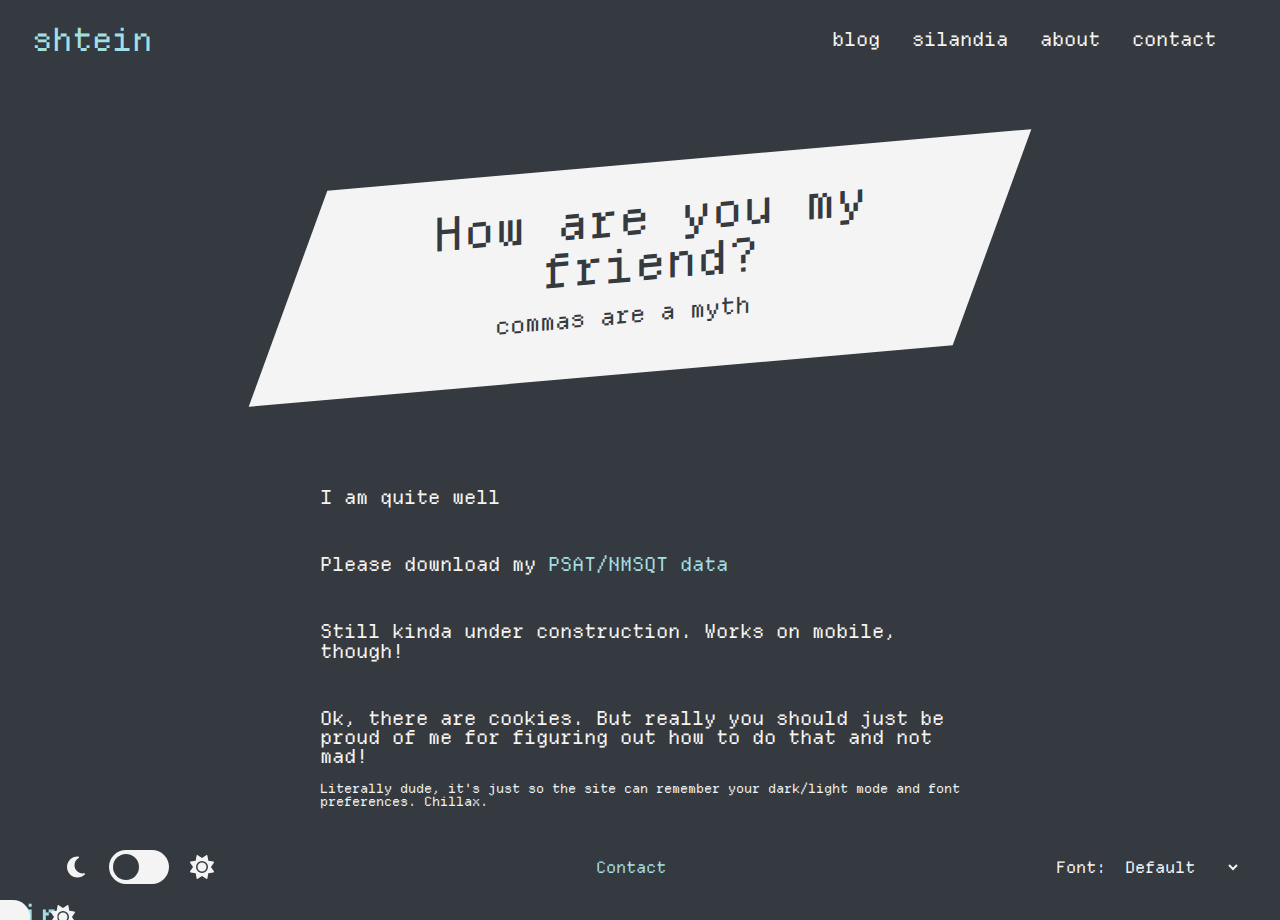
<file: index.html>
<!DOCTYPE html>
<html lang="en">

<head>
    <meta charset="UTF-8">
    <meta name="viewport" content="width=device-width, initial-scale=1.0">
    <title>Ari Shtein</title>
    <link rel="shortcut icon" href="sht.png" type="image/x-icon">
    <link rel="stylesheet" href="reset.css">
    <link rel="stylesheet" href="styles.css">
    <script src="app.js" defer></script>
</head>

<body>
    <div class="mobile-menu">
        <div class="mobile-nav">
            <a href="index" class="shtein-link nav-link">shtein</a>
            <a href="https://mistakesweremade.substack.com" class="nav-link">blog</a>
            <a href="https://www.silandia.org" class="nav-link">silandia</a>
            <a href="about" class="nav-link">about</a>
            <a href="contact" class="nav-link">contact</a>
        </div>
        <div class="mobile-footer">
            <div class="theme-toggle">
                <svg xmlns="http://www.w3.org/2000/svg" class="toggle-icon"
                    viewBox="0 0 384 512"><!--!Font Awesome Free 6.6.0 by @fontawesome - https://fontawesome.com License - https://fontawesome.com/license/free Copyright 2024 Fonticons, Inc.-->
                    <path
                        d="M223.5 32C100 32 0 132.3 0 256S100 480 223.5 480c60.6 0 115.5-24.2 155.8-63.4c5-4.9 6.3-12.5 3.1-18.7s-10.1-9.7-17-8.5c-9.8 1.7-19.8 2.6-30.1 2.6c-96.9 0-175.5-78.8-175.5-176c0-65.8 36-123.1 89.3-153.3c6.1-3.5 9.2-10.5 7.7-17.3s-7.3-11.9-14.3-12.5c-6.3-.5-12.6-.8-19-.8z" />
                </svg>
                <label class="switch">
                    <input type="checkbox">
                    <span class="slider round"></span>
                </label>
                <svg xmlns="http://www.w3.org/2000/svg" class="toggle-icon"
                    viewBox="0 0 512 512"><!--!Font Awesome Free 6.6.0 by @fontawesome - https://fontawesome.com License - https://fontawesome.com/license/free Copyright 2024 Fonticons, Inc.-->
                    <path
                        d="M361.5 1.2c5 2.1 8.6 6.6 9.6 11.9L391 121l107.9 19.8c5.3 1 9.8 4.6 11.9 9.6s1.5 10.7-1.6 15.2L446.9 256l62.3 90.3c3.1 4.5 3.7 10.2 1.6 15.2s-6.6 8.6-11.9 9.6L391 391 371.1 498.9c-1 5.3-4.6 9.8-9.6 11.9s-10.7 1.5-15.2-1.6L256 446.9l-90.3 62.3c-4.5 3.1-10.2 3.7-15.2 1.6s-8.6-6.6-9.6-11.9L121 391 13.1 371.1c-5.3-1-9.8-4.6-11.9-9.6s-1.5-10.7 1.6-15.2L65.1 256 2.8 165.7c-3.1-4.5-3.7-10.2-1.6-15.2s6.6-8.6 11.9-9.6L121 121 140.9 13.1c1-5.3 4.6-9.8 9.6-11.9s10.7-1.5 15.2 1.6L256 65.1 346.3 2.8c4.5-3.1 10.2-3.7 15.2-1.6zM160 256a96 96 0 1 1 192 0 96 96 0 1 1 -192 0zm224 0a128 128 0 1 0 -256 0 128 128 0 1 0 256 0z" />
                </svg>
            </div>
            <div class="font-select-parent">
                <label for="font-select">Font:</label>
                <select name="font-select" class="font-select">
                    <option value="default" id="default">Default</option>
                    <option value="sans-serif" id="sans">Sans-serif</option>
                    <option value="serif" id="serif">Serif</option>
                    <option value="monospace" id="mono">Monospace</option>
                    <option value="courier" id="courier">Courier</option>
                </select>
            </div>
        </div>
    </div>
    <nav>
        <a href="index" class="shtein-link nav-link">shtein</a>
        <ul class="navbar">
            <li class="nav-item"><a href="https://mistakesweremade.substack.com" class="nav-link">blog</a></li>
            <li class="nav-item"><a href="https://www.silandia.org" class="nav-link">silandia</a></li>
            <li class="nav-item"><a href="about" class="nav-link">about</a></li>
            <li class="nav-item"><a href="contact" class="nav-link">contact</a></li>
        </ul>
        <div class="nav-toggle">
            <svg xmlns="http://www.w3.org/2000/svg" class="navbar-toggle"
                viewBox="0 0 448 512"><!--!Font Awesome Free 6.6.0 by @fontawesome - https://fontawesome.com License - https://fontawesome.com/license/free Copyright 2024 Fonticons, Inc.-->
                <path
                    d="M0 96C0 78.3 14.3 64 32 64l384 0c17.7 0 32 14.3 32 32s-14.3 32-32 32L32 128C14.3 128 0 113.7 0 96zM0 256c0-17.7 14.3-32 32-32l384 0c17.7 0 32 14.3 32 32s-14.3 32-32 32L32 288c-17.7 0-32-14.3-32-32zM448 416c0 17.7-14.3 32-32 32L32 448c-17.7 0-32-14.3-32-32s14.3-32 32-32l384 0c17.7 0 32 14.3 32 32z" />
            </svg>
        </div>
    </nav>
    <header>
        <h1>How are you my friend?</h1>
        <h6>commas are a myth</h6>
    </header>
    <article>
        <p class="main-text">I am quite well</p>
        <p class="main-text">
            Please download my <a href="data/psat-shit.xlsx" class="main-link">PSAT/NMSQT data</a>
        </p>
        <p class="main-text">Still kinda under construction. Works on mobile, though!</p>
        <p class="main-text">Ok, there are cookies. But really you should just be proud of me for figuring out how to do
            that and not mad!</p>
        <p class="main-text tiny">Literally dude, it's just so the site can remember your dark/light mode and font
            preferences. Chillax.</p>
    </article>
    <footer>
        <div class="theme-toggle">
            <svg xmlns="http://www.w3.org/2000/svg" class="toggle-icon"
                viewBox="0 0 384 512"><!--!Font Awesome Free 6.6.0 by @fontawesome - https://fontawesome.com License - https://fontawesome.com/license/free Copyright 2024 Fonticons, Inc.-->
                <path
                    d="M223.5 32C100 32 0 132.3 0 256S100 480 223.5 480c60.6 0 115.5-24.2 155.8-63.4c5-4.9 6.3-12.5 3.1-18.7s-10.1-9.7-17-8.5c-9.8 1.7-19.8 2.6-30.1 2.6c-96.9 0-175.5-78.8-175.5-176c0-65.8 36-123.1 89.3-153.3c6.1-3.5 9.2-10.5 7.7-17.3s-7.3-11.9-14.3-12.5c-6.3-.5-12.6-.8-19-.8z" />
            </svg>
            <label class="switch">
                <input type="checkbox">
                <span class="slider round"></span>
            </label>
            <svg xmlns="http://www.w3.org/2000/svg" class="toggle-icon"
                viewBox="0 0 512 512"><!--!Font Awesome Free 6.6.0 by @fontawesome - https://fontawesome.com License - https://fontawesome.com/license/free Copyright 2024 Fonticons, Inc.-->
                <path
                    d="M361.5 1.2c5 2.1 8.6 6.6 9.6 11.9L391 121l107.9 19.8c5.3 1 9.8 4.6 11.9 9.6s1.5 10.7-1.6 15.2L446.9 256l62.3 90.3c3.1 4.5 3.7 10.2 1.6 15.2s-6.6 8.6-11.9 9.6L391 391 371.1 498.9c-1 5.3-4.6 9.8-9.6 11.9s-10.7 1.5-15.2-1.6L256 446.9l-90.3 62.3c-4.5 3.1-10.2 3.7-15.2 1.6s-8.6-6.6-9.6-11.9L121 391 13.1 371.1c-5.3-1-9.8-4.6-11.9-9.6s-1.5-10.7 1.6-15.2L65.1 256 2.8 165.7c-3.1-4.5-3.7-10.2-1.6-15.2s6.6-8.6 11.9-9.6L121 121 140.9 13.1c1-5.3 4.6-9.8 9.6-11.9s10.7-1.5 15.2 1.6L256 65.1 346.3 2.8c4.5-3.1 10.2-3.7 15.2-1.6zM160 256a96 96 0 1 1 192 0 96 96 0 1 1 -192 0zm224 0a128 128 0 1 0 -256 0 128 128 0 1 0 256 0z" />
            </svg>
        </div>
        <div class="contact">
            <a href="contact" class="main-link">Contact</a>
        </div>
        <div class="font-select-parent">
            <label for="font-select">Font:</label>
            <select name="font-select" class="font-select">
                <option value="default" id="default">Default</option>
                <option value="sans-serif" id="sans-serif">Sans-serif</option>
                <option value="serif" id="serif">Serif</option>
                <option value="monospace" id="monospace">Monospace</option>
                <option value="courier" id="courier">Courier</option>
            </select>
        </div>
    </footer>
</body>

</html>
</file>
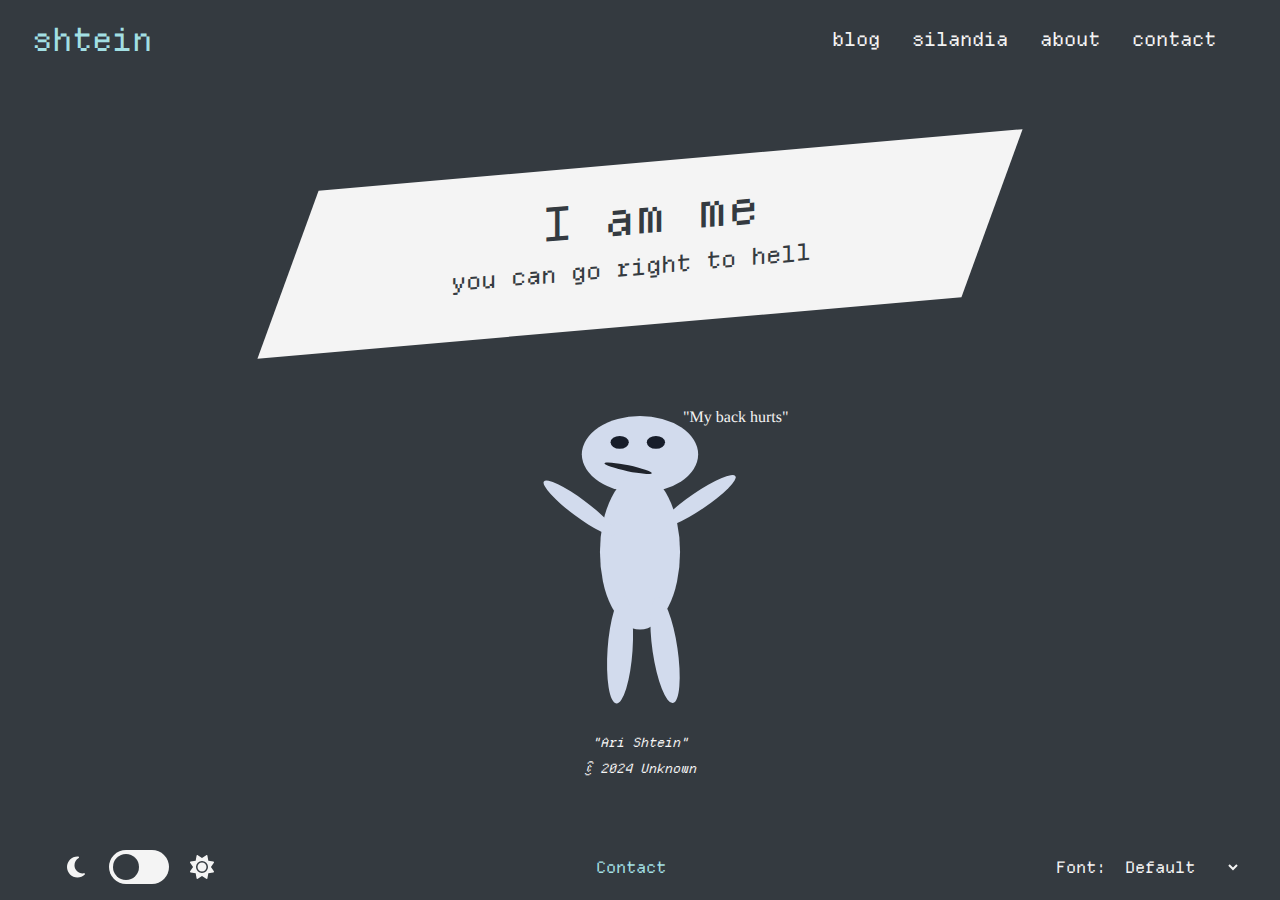
<file: about.html>
<!DOCTYPE html>
<html lang="en">

<head>
    <meta charset="UTF-8">
    <meta name="viewport" content="width=device-width, initial-scale=1.0">
    <title>About</title>
    <link rel="shortcut icon" href="sht.png" type="image/x-icon">
    <link rel="stylesheet" href="reset.css">
    <link rel="stylesheet" href="styles.css">
    <script src="app.js" defer></script>
</head>

<body>
    <div class="mobile-menu">
        <div class="mobile-nav">
            <a href="index" class="shtein-link nav-link">shtein</a>
            <a href="https://mistakesweremade.substack.com" class="nav-link">blog</a>
            <a href="https://www.silandia.org" class="nav-link">silandia</a>
            <a href="about" class="nav-link">about</a>
            <a href="contact" class="nav-link">contact</a>
        </div>
        <div class="mobile-footer">
            <div class="theme-toggle">
                <svg xmlns="http://www.w3.org/2000/svg" class="toggle-icon"
                    viewBox="0 0 384 512"><!--!Font Awesome Free 6.6.0 by @fontawesome - https://fontawesome.com License - https://fontawesome.com/license/free Copyright 2024 Fonticons, Inc.-->
                    <path
                        d="M223.5 32C100 32 0 132.3 0 256S100 480 223.5 480c60.6 0 115.5-24.2 155.8-63.4c5-4.9 6.3-12.5 3.1-18.7s-10.1-9.7-17-8.5c-9.8 1.7-19.8 2.6-30.1 2.6c-96.9 0-175.5-78.8-175.5-176c0-65.8 36-123.1 89.3-153.3c6.1-3.5 9.2-10.5 7.7-17.3s-7.3-11.9-14.3-12.5c-6.3-.5-12.6-.8-19-.8z" />
                </svg>
                <label class="switch">
                    <input type="checkbox">
                    <span class="slider round"></span>
                </label>
                <svg xmlns="http://www.w3.org/2000/svg" class="toggle-icon"
                    viewBox="0 0 512 512"><!--!Font Awesome Free 6.6.0 by @fontawesome - https://fontawesome.com License - https://fontawesome.com/license/free Copyright 2024 Fonticons, Inc.-->
                    <path
                        d="M361.5 1.2c5 2.1 8.6 6.6 9.6 11.9L391 121l107.9 19.8c5.3 1 9.8 4.6 11.9 9.6s1.5 10.7-1.6 15.2L446.9 256l62.3 90.3c3.1 4.5 3.7 10.2 1.6 15.2s-6.6 8.6-11.9 9.6L391 391 371.1 498.9c-1 5.3-4.6 9.8-9.6 11.9s-10.7 1.5-15.2-1.6L256 446.9l-90.3 62.3c-4.5 3.1-10.2 3.7-15.2 1.6s-8.6-6.6-9.6-11.9L121 391 13.1 371.1c-5.3-1-9.8-4.6-11.9-9.6s-1.5-10.7 1.6-15.2L65.1 256 2.8 165.7c-3.1-4.5-3.7-10.2-1.6-15.2s6.6-8.6 11.9-9.6L121 121 140.9 13.1c1-5.3 4.6-9.8 9.6-11.9s10.7-1.5 15.2 1.6L256 65.1 346.3 2.8c4.5-3.1 10.2-3.7 15.2-1.6zM160 256a96 96 0 1 1 192 0 96 96 0 1 1 -192 0zm224 0a128 128 0 1 0 -256 0 128 128 0 1 0 256 0z" />
                </svg>
            </div>
            <div class="font-select-parent">
                <label for="font-select">Font:</label>
                <select name="font-select" class="font-select">
                    <option value="default" id="default">Default</option>
                    <option value="sans-serif" id="sans">Sans-serif</option>
                    <option value="serif" id="serif">Serif</option>
                    <option value="monospace" id="mono">Monospace</option>
                    <option value="courier" id="courier">Courier</option>
                </select>
            </div>
        </div>
    </div>
    <nav>
        <a href="index" class="shtein-link nav-link">shtein</a>
        <ul class="navbar">
            <li class="nav-item"><a href="https://mistakesweremade.substack.com" class="nav-link">blog</a></li>
            <li class="nav-item"><a href="https://www.silandia.org" class="nav-link">silandia</a></li>
            <li class="nav-item"><a href="about" class="nav-link">about</a></li>
            <li class="nav-item"><a href="contact" class="nav-link">contact</a></li>
        </ul>
        <div class="nav-toggle">
            <svg xmlns="http://www.w3.org/2000/svg" class="navbar-toggle"
                viewBox="0 0 448 512"><!--!Font Awesome Free 6.6.0 by @fontawesome - https://fontawesome.com License - https://fontawesome.com/license/free Copyright 2024 Fonticons, Inc.-->
                <path
                    d="M0 96C0 78.3 14.3 64 32 64l384 0c17.7 0 32 14.3 32 32s-14.3 32-32 32L32 128C14.3 128 0 113.7 0 96zM0 256c0-17.7 14.3-32 32-32l384 0c17.7 0 32 14.3 32 32s-14.3 32-32 32L32 288c-17.7 0-32-14.3-32-32zM448 416c0 17.7-14.3 32-32 32L32 448c-17.7 0-32-14.3-32-32s14.3-32 32-32l384 0c17.7 0 32 14.3 32 32z" />
            </svg>
        </div>
    </nav>
    <header>
        <h1>I am me</h1>
        <h6>you can go right to hell</h6>
    </header>
    <article>
        <div class="portrait">
            <svg id="ePrRkXojT9y1" xmlns="http://www.w3.org/2000/svg" xmlns:xlink="http://www.w3.org/1999/xlink"
                class="portrait" viewBox="0 0 300 300" shape-rendering="geometricPrecision"
                text-rendering="geometricPrecision" project-id="1e2818abc9834320b411f223a3d38574"
                export-id="69ed07724d84499c95d1156e5edd63f8" cached="false">
                <ellipse rx="54.525416" ry="35.871985" transform="translate(150 58.463079)" fill="#d2dbed"
                    stroke-width="0" />
                <ellipse rx="37.54601" ry="72.700555" transform="translate(150 150)" fill="#d2dbed" stroke-width="0" />
                <ellipse rx="25.588682" ry="25.110389"
                    transform="matrix(.456859 0.031718-.13897 2.001687 131.296294 241.751491)" fill="#d2dbed"
                    stroke-width="0" />
                <ellipse rx="25.588682" ry="25.110389"
                    transform="matrix(.453044-.066917 0.29319 1.984969 173.480626 241.751491)" fill="#d2dbed"
                    stroke-width="0" />
                <ellipse rx="41.474663" ry="8.130983"
                    transform="matrix(.801791 0.597604-.597604 0.801791 93.183164 108.604231)" fill="#d2dbed"
                    stroke-width="0" />
                <ellipse rx="41.474663" ry="8.130983"
                    transform="matrix(-.828635 0.55979-.55979-.828635 205.037498 102.084881)" fill="#d2dbed"
                    stroke-width="0" />
                <ellipse rx="14.827087" ry="11.239889" transform="matrix(.576902 0 0 0.531924 130.943373 47.22319)"
                    fill="#171d2a" stroke-width="0" />
                <ellipse rx="14.827087" ry="11.239889" transform="matrix(.576902 0 0 0.531924 164.92685 47.22319)"
                    fill="#171d2a" stroke-width="0" />
                <ellipse rx="22.660492" ry="2.768058"
                    transform="matrix(.978552 0.206001-.206001 0.978552 138.860973 71.491014)" fill="#20242c"
                    stroke-width="0" /><text dx="0" dy="0" font-family="&quot;ePrRkXojT9y1:::Roboto&quot;"
                    font-size="15" font-weight="400" transform="translate(190.355895 27.732746)" stroke-width="0">
                    <tspan y="0" font-weight="400" stroke-width="0">"My back hurts"</tspan>
                </text>
            </svg>
        </div>
        <p class="main-text caption">
            "Ari Shtein"
            <br><br>
            &copy; 2024 Unknown
        </p>
    </article>
    <footer>
        <div class="theme-toggle">
            <svg xmlns="http://www.w3.org/2000/svg" class="toggle-icon"
                viewBox="0 0 384 512"><!--!Font Awesome Free 6.6.0 by @fontawesome - https://fontawesome.com License - https://fontawesome.com/license/free Copyright 2024 Fonticons, Inc.-->
                <path
                    d="M223.5 32C100 32 0 132.3 0 256S100 480 223.5 480c60.6 0 115.5-24.2 155.8-63.4c5-4.9 6.3-12.5 3.1-18.7s-10.1-9.7-17-8.5c-9.8 1.7-19.8 2.6-30.1 2.6c-96.9 0-175.5-78.8-175.5-176c0-65.8 36-123.1 89.3-153.3c6.1-3.5 9.2-10.5 7.7-17.3s-7.3-11.9-14.3-12.5c-6.3-.5-12.6-.8-19-.8z" />
            </svg>
            <label class="switch">
                <input type="checkbox">
                <span class="slider round"></span>
            </label>
            <svg xmlns="http://www.w3.org/2000/svg" class="toggle-icon"
                viewBox="0 0 512 512"><!--!Font Awesome Free 6.6.0 by @fontawesome - https://fontawesome.com License - https://fontawesome.com/license/free Copyright 2024 Fonticons, Inc.-->
                <path
                    d="M361.5 1.2c5 2.1 8.6 6.6 9.6 11.9L391 121l107.9 19.8c5.3 1 9.8 4.6 11.9 9.6s1.5 10.7-1.6 15.2L446.9 256l62.3 90.3c3.1 4.5 3.7 10.2 1.6 15.2s-6.6 8.6-11.9 9.6L391 391 371.1 498.9c-1 5.3-4.6 9.8-9.6 11.9s-10.7 1.5-15.2-1.6L256 446.9l-90.3 62.3c-4.5 3.1-10.2 3.7-15.2 1.6s-8.6-6.6-9.6-11.9L121 391 13.1 371.1c-5.3-1-9.8-4.6-11.9-9.6s-1.5-10.7 1.6-15.2L65.1 256 2.8 165.7c-3.1-4.5-3.7-10.2-1.6-15.2s6.6-8.6 11.9-9.6L121 121 140.9 13.1c1-5.3 4.6-9.8 9.6-11.9s10.7-1.5 15.2 1.6L256 65.1 346.3 2.8c4.5-3.1 10.2-3.7 15.2-1.6zM160 256a96 96 0 1 1 192 0 96 96 0 1 1 -192 0zm224 0a128 128 0 1 0 -256 0 128 128 0 1 0 256 0z" />
            </svg>
        </div>
        <div class="contact">
            <a href="contact" class="main-link">Contact</a>
        </div>
        <div class="font-select-parent">
            <label for="font-select">Font:</label>
            <select name="font-select" class="font-select">
                <option value="default" id="default">Default</option>
                <option value="sans-serif" id="sans">Sans-serif</option>
                <option value="serif" id="serif">Serif</option>
                <option value="monospace" id="mono">Monospace</option>
                <option value="courier" id="courier">Courier</option>
            </select>
        </div>
    </footer>
</body>

</html>
</file>
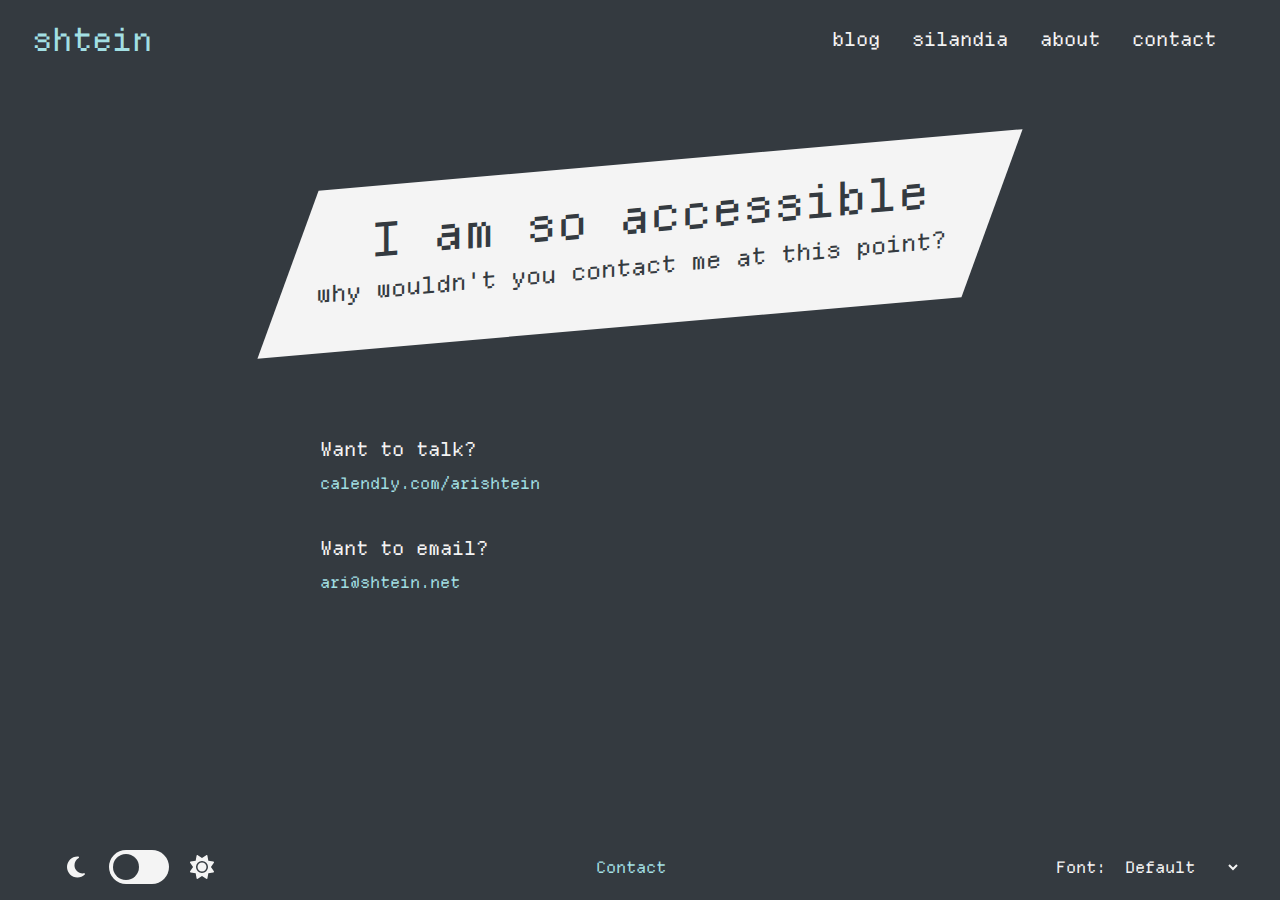
<file: contact.html>
<!DOCTYPE html>
<html lang="en">

<head>
    <meta charset="UTF-8">
    <meta name="viewport" content="width=device-width, initial-scale=1.0">
    <title>About</title>
    <link rel="shortcut icon" href="sht.png" type="image/x-icon">
    <link rel="stylesheet" href="reset.css">
    <link rel="stylesheet" href="styles.css">
    <script src="app.js" defer></script>
</head>

<body>
    <div class="mobile-menu">
        <div class="mobile-nav">
            <a href="index" class="shtein-link nav-link">shtein</a>
            <a href="https://mistakesweremade.substack.com/" class="nav-link">blog</a>
            <a href="https://www.silandia.org" class="nav-link">silandia</a>
            <a href="about" class="nav-link">about</a>
            <a href="contact" class="nav-link">contact</a>
        </div>
        <div class="mobile-footer">
            <div class="theme-toggle">
                <svg xmlns="http://www.w3.org/2000/svg" class="toggle-icon"
                    viewBox="0 0 384 512"><!--!Font Awesome Free 6.6.0 by @fontawesome - https://fontawesome.com License - https://fontawesome.com/license/free Copyright 2024 Fonticons, Inc.-->
                    <path
                        d="M223.5 32C100 32 0 132.3 0 256S100 480 223.5 480c60.6 0 115.5-24.2 155.8-63.4c5-4.9 6.3-12.5 3.1-18.7s-10.1-9.7-17-8.5c-9.8 1.7-19.8 2.6-30.1 2.6c-96.9 0-175.5-78.8-175.5-176c0-65.8 36-123.1 89.3-153.3c6.1-3.5 9.2-10.5 7.7-17.3s-7.3-11.9-14.3-12.5c-6.3-.5-12.6-.8-19-.8z" />
                </svg>
                <label class="switch">
                    <input type="checkbox">
                    <span class="slider round"></span>
                </label>
                <svg xmlns="http://www.w3.org/2000/svg" class="toggle-icon"
                    viewBox="0 0 512 512"><!--!Font Awesome Free 6.6.0 by @fontawesome - https://fontawesome.com License - https://fontawesome.com/license/free Copyright 2024 Fonticons, Inc.-->
                    <path
                        d="M361.5 1.2c5 2.1 8.6 6.6 9.6 11.9L391 121l107.9 19.8c5.3 1 9.8 4.6 11.9 9.6s1.5 10.7-1.6 15.2L446.9 256l62.3 90.3c3.1 4.5 3.7 10.2 1.6 15.2s-6.6 8.6-11.9 9.6L391 391 371.1 498.9c-1 5.3-4.6 9.8-9.6 11.9s-10.7 1.5-15.2-1.6L256 446.9l-90.3 62.3c-4.5 3.1-10.2 3.7-15.2 1.6s-8.6-6.6-9.6-11.9L121 391 13.1 371.1c-5.3-1-9.8-4.6-11.9-9.6s-1.5-10.7 1.6-15.2L65.1 256 2.8 165.7c-3.1-4.5-3.7-10.2-1.6-15.2s6.6-8.6 11.9-9.6L121 121 140.9 13.1c1-5.3 4.6-9.8 9.6-11.9s10.7-1.5 15.2 1.6L256 65.1 346.3 2.8c4.5-3.1 10.2-3.7 15.2-1.6zM160 256a96 96 0 1 1 192 0 96 96 0 1 1 -192 0zm224 0a128 128 0 1 0 -256 0 128 128 0 1 0 256 0z" />
                </svg>
            </div>
            <div class="font-select-parent">
                <label for="font-select">Font:</label>
                <select name="font-select" class="font-select">
                    <option value="default" id="default">Default</option>
                    <option value="sans-serif" id="sans">Sans-serif</option>
                    <option value="serif" id="serif">Serif</option>
                    <option value="monospace" id="mono">Monospace</option>
                    <option value="courier" id="courier">Courier</option>
                </select>
            </div>
        </div>
    </div>
    <nav>
        <a href="index" class="shtein-link nav-link">shtein</a>
        <ul class="navbar">
            <li class="nav-item"><a href="https://mistakesweremade.substack.com" class="nav-link">blog</a></li>
            <li class="nav-item"><a href="https://www.silandia.org" class="nav-link">silandia</a></li>
            <li class="nav-item"><a href="about" class="nav-link">about</a></li>
            <li class="nav-item"><a href="contact" class="nav-link">contact</a></li>
        </ul>
        <div class="nav-toggle">
            <svg xmlns="http://www.w3.org/2000/svg" class="navbar-toggle"
                viewBox="0 0 448 512"><!--!Font Awesome Free 6.6.0 by @fontawesome - https://fontawesome.com License - https://fontawesome.com/license/free Copyright 2024 Fonticons, Inc.-->
                <path
                    d="M0 96C0 78.3 14.3 64 32 64l384 0c17.7 0 32 14.3 32 32s-14.3 32-32 32L32 128C14.3 128 0 113.7 0 96zM0 256c0-17.7 14.3-32 32-32l384 0c17.7 0 32 14.3 32 32s-14.3 32-32 32L32 288c-17.7 0-32-14.3-32-32zM448 416c0 17.7-14.3 32-32 32L32 448c-17.7 0-32-14.3-32-32s14.3-32 32-32l384 0c17.7 0 32 14.3 32 32z" />
            </svg>
        </div>
    </nav>
    <header>
        <h1>I am so accessible</h1>
        <h6>why wouldn't you contact me at this point?</h6>
    </header>
    <article>
        <p class="main-text">Want to talk?</p>
        <a href="https://calendly.com/arishtein" class="main-link">calendly.com/arishtein</a>
        <p class="main-text">Want to email?</p>
        <a href="mailto:ari@shtein.net" class="main-link">ari@shtein.net</a>
    </article>
    <footer>
        <div class="theme-toggle">
            <svg xmlns="http://www.w3.org/2000/svg" class="toggle-icon"
                viewBox="0 0 384 512"><!--!Font Awesome Free 6.6.0 by @fontawesome - https://fontawesome.com License - https://fontawesome.com/license/free Copyright 2024 Fonticons, Inc.-->
                <path
                    d="M223.5 32C100 32 0 132.3 0 256S100 480 223.5 480c60.6 0 115.5-24.2 155.8-63.4c5-4.9 6.3-12.5 3.1-18.7s-10.1-9.7-17-8.5c-9.8 1.7-19.8 2.6-30.1 2.6c-96.9 0-175.5-78.8-175.5-176c0-65.8 36-123.1 89.3-153.3c6.1-3.5 9.2-10.5 7.7-17.3s-7.3-11.9-14.3-12.5c-6.3-.5-12.6-.8-19-.8z" />
            </svg>
            <label class="switch">
                <input type="checkbox">
                <span class="slider round"></span>
            </label>
            <svg xmlns="http://www.w3.org/2000/svg" class="toggle-icon"
                viewBox="0 0 512 512"><!--!Font Awesome Free 6.6.0 by @fontawesome - https://fontawesome.com License - https://fontawesome.com/license/free Copyright 2024 Fonticons, Inc.-->
                <path
                    d="M361.5 1.2c5 2.1 8.6 6.6 9.6 11.9L391 121l107.9 19.8c5.3 1 9.8 4.6 11.9 9.6s1.5 10.7-1.6 15.2L446.9 256l62.3 90.3c3.1 4.5 3.7 10.2 1.6 15.2s-6.6 8.6-11.9 9.6L391 391 371.1 498.9c-1 5.3-4.6 9.8-9.6 11.9s-10.7 1.5-15.2-1.6L256 446.9l-90.3 62.3c-4.5 3.1-10.2 3.7-15.2 1.6s-8.6-6.6-9.6-11.9L121 391 13.1 371.1c-5.3-1-9.8-4.6-11.9-9.6s-1.5-10.7 1.6-15.2L65.1 256 2.8 165.7c-3.1-4.5-3.7-10.2-1.6-15.2s6.6-8.6 11.9-9.6L121 121 140.9 13.1c1-5.3 4.6-9.8 9.6-11.9s10.7-1.5 15.2 1.6L256 65.1 346.3 2.8c4.5-3.1 10.2-3.7 15.2-1.6zM160 256a96 96 0 1 1 192 0 96 96 0 1 1 -192 0zm224 0a128 128 0 1 0 -256 0 128 128 0 1 0 256 0z" />
            </svg>
        </div>
        <div class="contact">
            <a href="contact" class="main-link">Contact</a>
        </div>
        <div class="font-select-parent">
            <label for="font-select">Font:</label>
            <select name="font-select" class="font-select">
                <option value="default" id="default">Default</option>
                <option value="sans-serif" id="sans">Sans-serif</option>
                <option value="serif" id="serif">Serif</option>
                <option value="monospace" id="mono">Monospace</option>
                <option value="courier" id="courier">Courier</option>
            </select>
        </div>
    </footer>
</body>

</html>
</file>
<file: styles.css>
@import url('https://fonts.googleapis.com/css2?family=Lato:ital,wght@0,100;0,300;0,400;0,700;0,900;1,100;1,300;1,400;1,700;1,900&display=swap');
@import url('https://fonts.googleapis.com/css2?family=Source+Code+Pro:ital,wght@0,200..900;1,200..900&display=swap');

:root {
    --primary-color: #a2dfe3;
    --secondary-color: #83acba;
    --bg-color: #343a40;
    --fg-color: #f4f4f4;
    --danger-color: #dc3545;
    --font-family: 'Departure Mono';
}

html {
    transition: all 0.4s;
    overflow-x: hidden;
}

body {
    font-family: var(--font-family);
    margin: 0;
    padding: 0;
    box-sizing: border-box;
    background-color: var(--bg-color);
    color: var(--bg-color);
    transition: inherit;
    overflow-x: hidden;
}

nav {
    display: flex;
    justify-content: space-between;
    align-items: center;
    padding: 1.5rem 2rem;
    background-color: var(--bg-color);
    transition: inherit;
}

div.mobile-menu {
    display: flex;
    flex-direction: column;
    justify-content: space-around;
    align-items: center;
    position: fixed;
    top: 100%;
    width: 0;
    height: 0;
    background-color: var(--bg-color);
    z-index: 100;
}

div.mobile-nav {
    display: flex;
    flex-direction: column;
    justify-content: space-around;
    align-items: center;
    width: 100%;
    height: 40%;
}

div.mobile-footer {
    display: flex;
    flex-direction: column;
    justify-content: space-between;
    align-items: center;
    width: 100%;
    height: 10%;
}

ul.navbar {
    display: flex;
    list-style: none;
    justify-content: space-between;
    align-items: center;
    justify-self: right;
}

li.nav-item {
    margin-right: 2rem;
}

a.nav-link {
    color: var(--fg-color);
    font-size: 1.2rem;
    text-decoration: none;
}

a.nav-link:hover {
    color: var(--primary-color);
    transition: all 0.2s;
}

a.shtein-link {
    color: var(--primary-color);
    font-size: 2rem;
}

a.shtein-link:hover {
    color: var(--secondary-color);
    transform: skew(-10deg, -10deg);
    transition: all 0.4s;
}

div.nav-toggle {
    display: none;
    z-index: 101;
}

svg.navbar-toggle {
    width: 1.5rem;
    height: 1.5rem;
    fill: var(--fg-color);
    z-index: 102;
}

svg.navbar-toggle:hover {
    cursor: pointer;
    color: var(--primary-color);
    transition: all 0.4s;
}

header {
    width: 50%;
    margin: auto;
    margin-top: 5rem;
    text-align: center;
    padding: 2rem;
    background-color: var(--fg-color);
    transform: skew(-20deg, -5deg);
}

h1 {
    font-size: 3rem;
    margin-bottom: 1rem;
    transform: skew(20deg, 0);
}

h6 {
    font-size: 1.5rem;
    margin-bottom: 1rem;
    transform: skew(20deg, 0);
}

article {
    width: 50%;
    margin-left: auto;
    margin-right: auto;
    margin-top: 2rem;
    margin-bottom: 4rem;
    padding: 2rem;
}

div.portrait {
    display: flex;
    justify-content: center;
    align-items: center;
}

svg.portrait {
    fill: var(--fg-color);
    width: 50%;
    height: 50%;
}

p.main-text {
    font-size: 1.2rem;
    margin-bottom: 1rem;
    color: var(--fg-color);
    margin-top: 3rem;
}

p.caption {
    margin-top: 1.5rem;
    font-size: 0.8rem;
    color: var(--fg-color);
    font-style: italic;
    align-self: center;
    text-align: center;
}

p.tiny {
    margin-top: 0;
    font-size: 0.8rem;
}

a.main-link {
    color: var(--primary-color);
    text-decoration: none;
}

a.main-link:hover {
    color: var(--secondary-color);
    transition: all 0.2s;
}

footer {
    display: flex;
    justify-content: space-between;
    align-items: center;
    text-align: center;
    padding: 1rem;
    background-color: var(--bg-color);
    color: var(--fg-color);
    position: fixed;
    bottom: 0;
    width: 100%;
    transition: inherit;
}

div.theme-toggle {
    display: flex;
    justify-content: space-between;
    align-items: center;
    width: 150px;
}

footer div.theme-toggle {
    justify-self: left;
    margin-left: 3rem;
}

svg.toggle-icon {
    width: 1.5rem;
    height: 1.5rem;
    fill: var(--fg-color);
}

/* Toggle Switch */
.switch {
    position: relative;
    display: inline-block;
    width: 60px;
    height: 34px;
}

.switch input {
    opacity: 0;
    width: 0;
    height: 0;
}

.slider {
    position: absolute;
    cursor: pointer;
    top: 0;
    left: 0;
    right: 0;
    bottom: 0;
    background-color: var(--fg-color);
    transition: 0.4s;
    border-radius: 34px;
}

.slider:before {
    position: absolute;
    content: "";
    height: 26px;
    width: 26px;
    left: 4px;
    bottom: 4px;
    background-color: var(--bg-color);
    transition: 0.4s;
    border-radius: 50%;
}

input:checked + .slider {
    background-color: var(--fg-color);
}

input:checked + .slider:before {
    transform: translateX(26px);
}

div.font-select-parent {
    color: var(--fg-color);
    display: flex;
    justify-content: space-around;
    align-items: center;
    width: 200px;
}

footer div.font-select-parent {
    justify-self: right;
    margin-right: 3rem;
}

select.font-select {
    font-family: inherit;
    font-size: 1rem;
    border: none;
    background-color: inherit;
    color: inherit;
    transition: inherit;
}

select.font-select:hover {
    cursor: pointer;
}

select.font-select:focus {
    outline: none;
}

select.font-select option {
    background-color: var(--bg-color);
    color: var(--fg-color);
}

@font-face {
    font-family: 'Departure Mono';
    src: url('fonts/DepartureMono-Regular.woff') format('woff');
}

@media screen and (max-width: 768px) {
    nav ul.navbar {
        display: none;
    }

    div.nav-toggle {
        display: block;
    }

    header {
        width: 80%;
    }

    article {
        width: 80%;
    }

    footer {
        display: block;
    }

    footer div.theme-toggle {
        display: none;
    }

    footer div.font-select-parent {
        display: none;
    }
}
</file>
